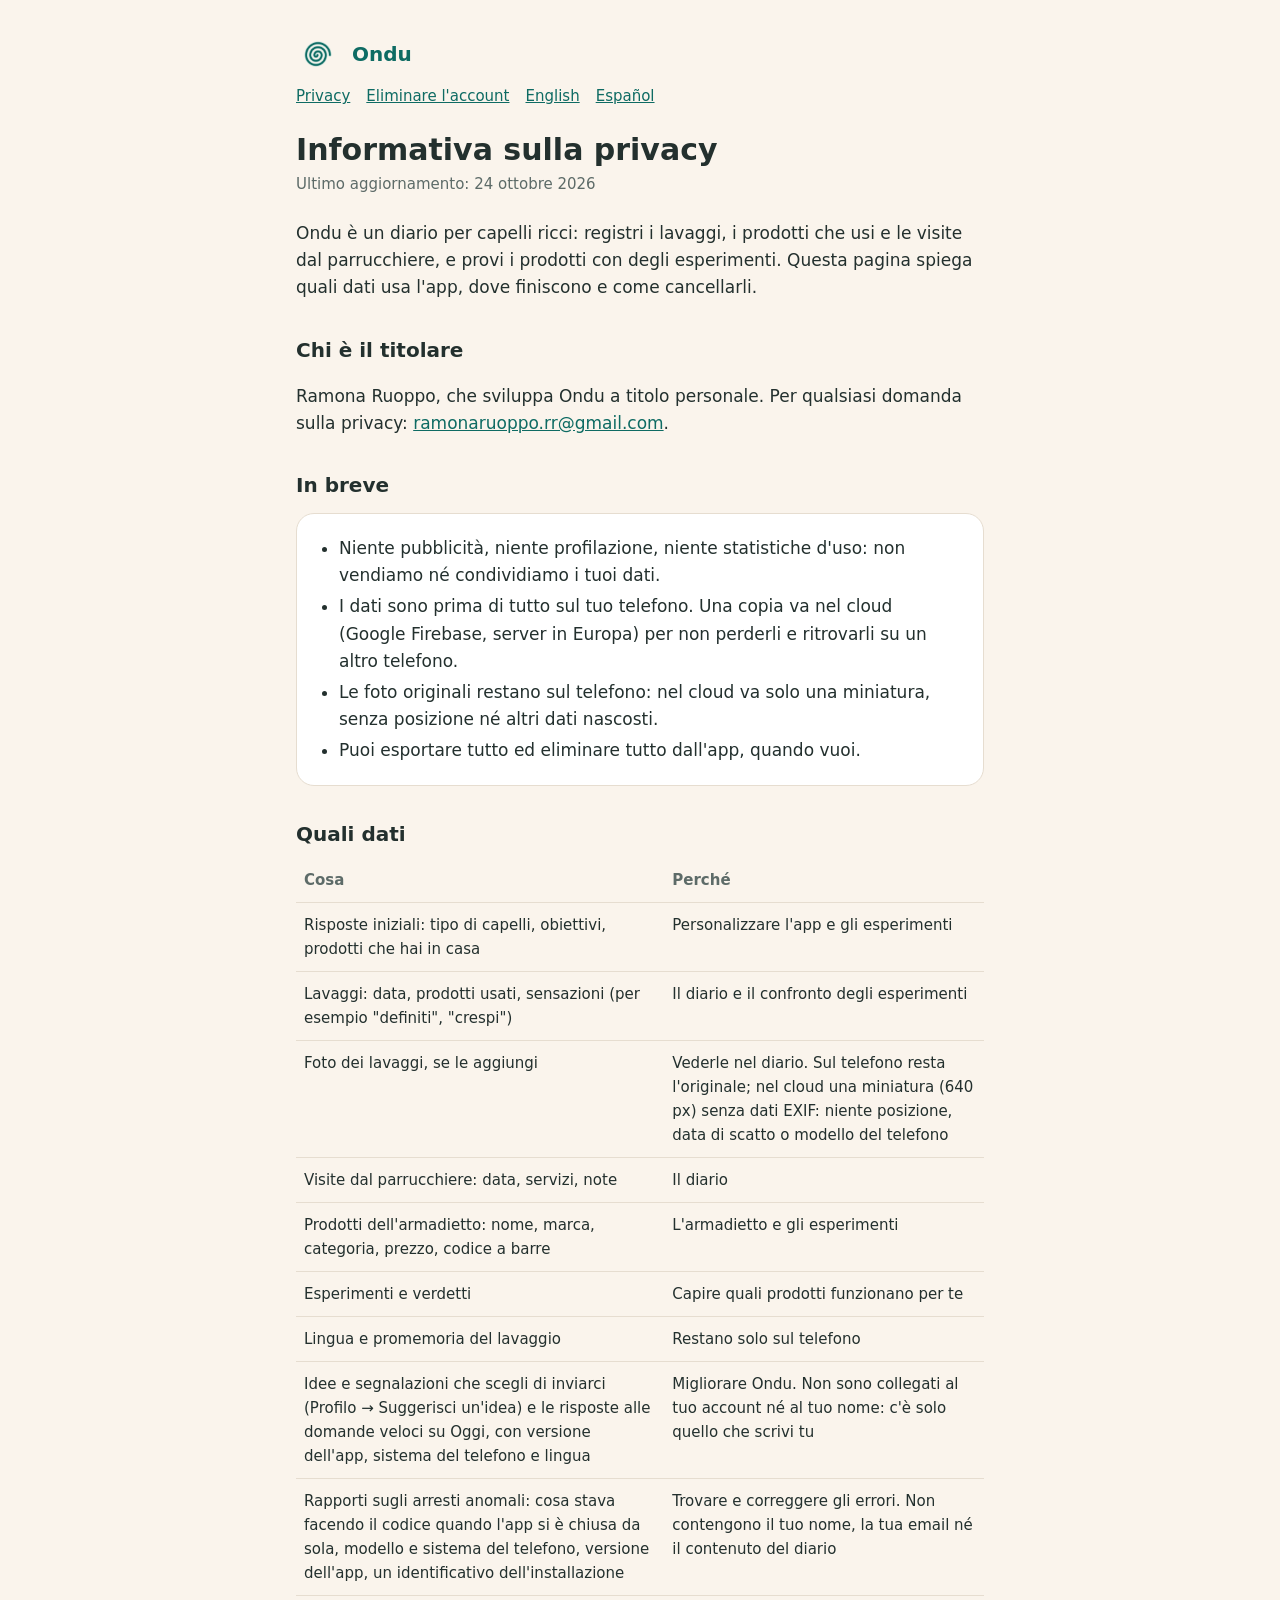
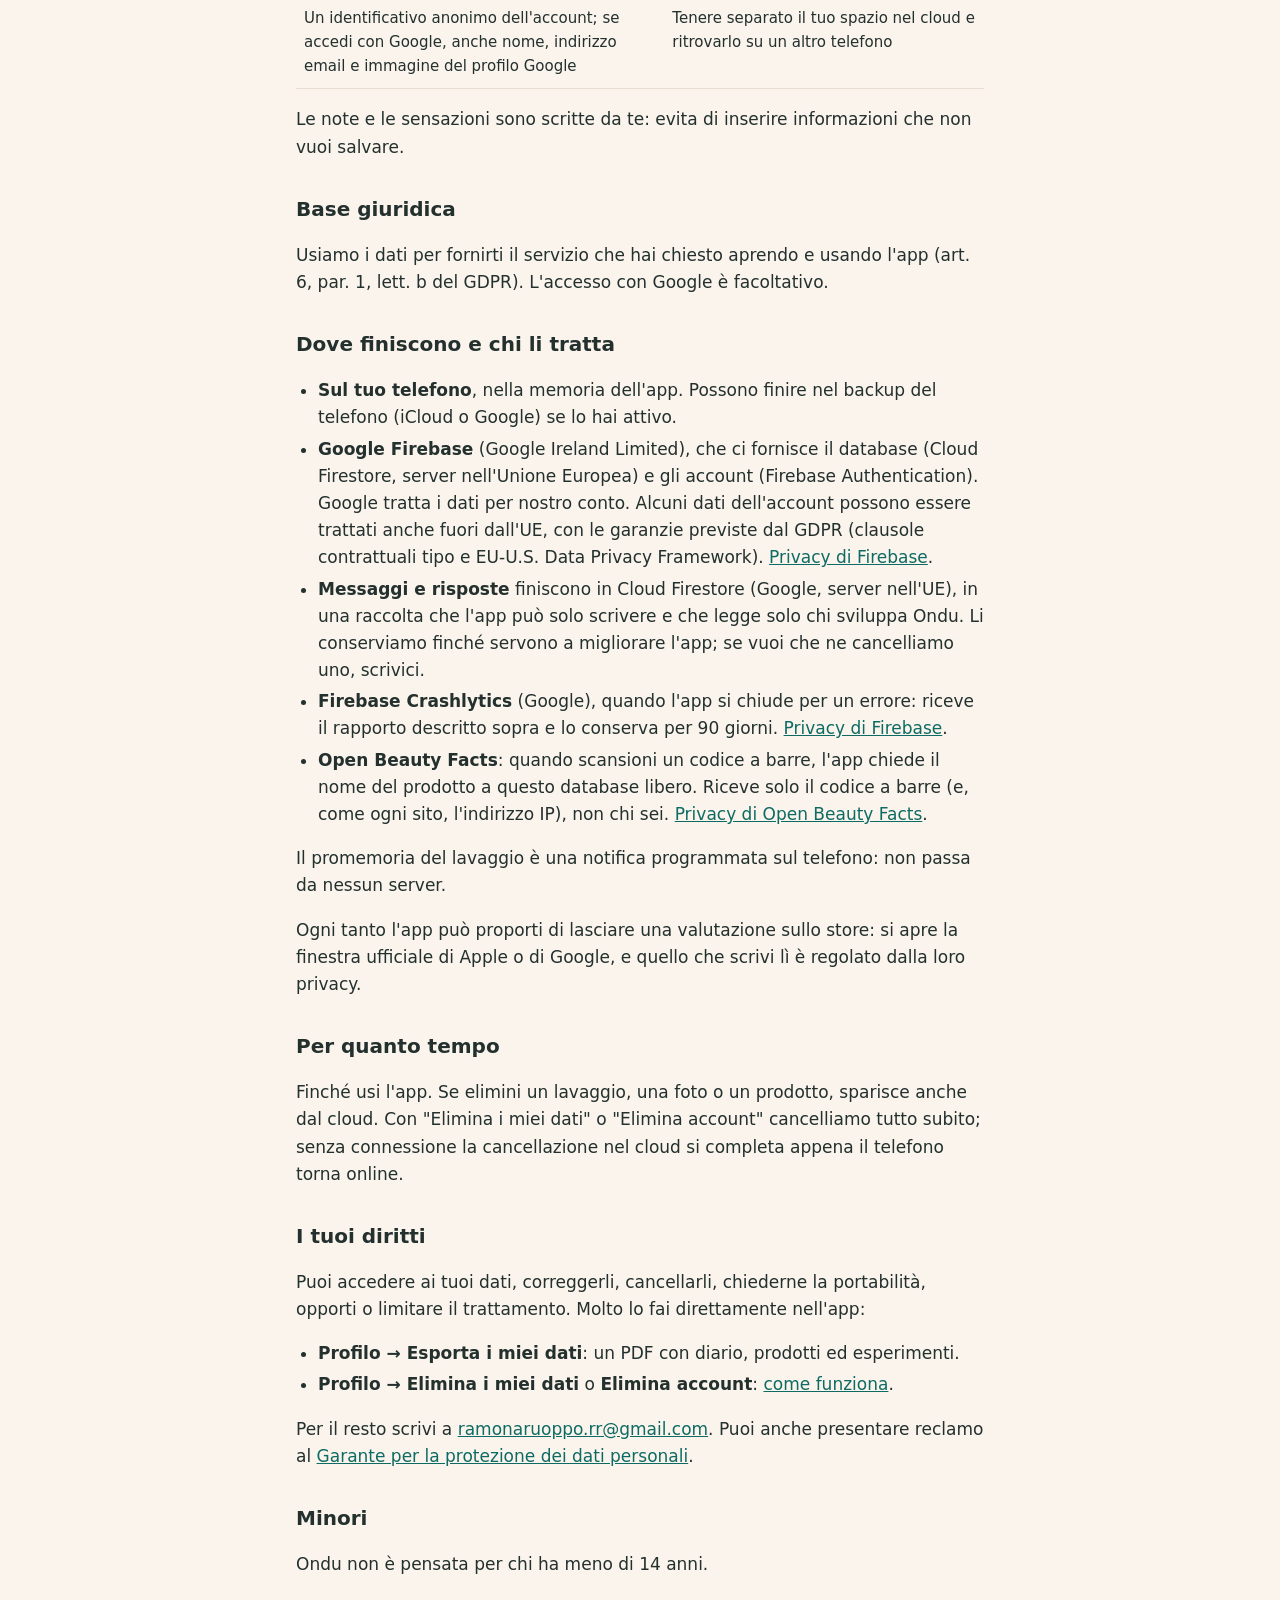
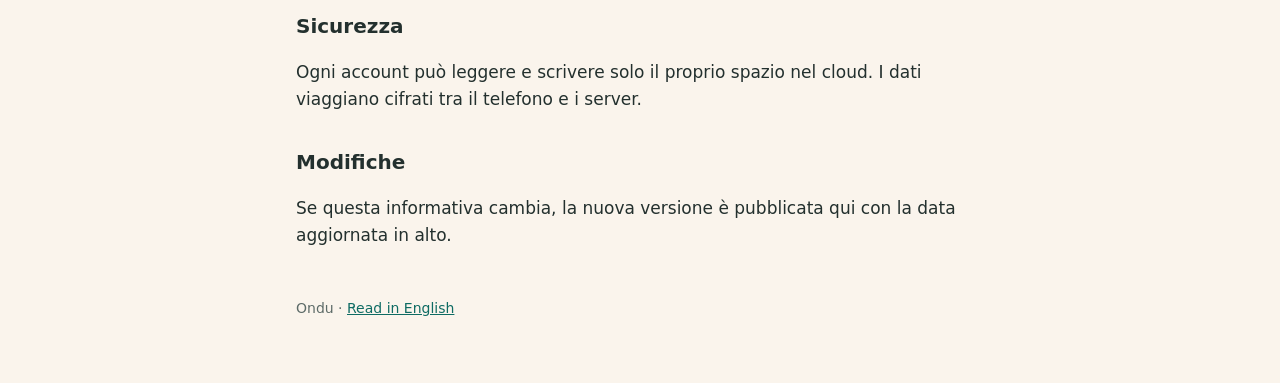
<file: index.html>
<!doctype html>
<html lang="it">
<head>
  <meta charset="utf-8">
  <meta name="viewport" content="width=device-width, initial-scale=1">
  <title>Ondu · Privacy</title>
  <link rel="icon" href="icon.png">
  <link rel="stylesheet" href="style.css">
</head>
<body>
<main>
  <header><img src="icon.png" alt=""><span class="name">Ondu</span></header>
  <nav>
    <a href="index.html">Privacy</a>
    <a href="elimina-account.html">Eliminare l'account</a>
    <a href="en.html" lang="en">English</a>
    <a href="es.html" lang="es">Español</a>
  </nav>

  <h1>Informativa sulla privacy</h1>
  <p class="updated">Ultimo aggiornamento: 24 ottobre 2026</p>

  <p>Ondu è un diario per capelli ricci: registri i lavaggi, i prodotti che usi e le visite dal
  parrucchiere, e provi i prodotti con degli esperimenti. Questa pagina spiega quali dati usa l'app,
  dove finiscono e come cancellarli.</p>

  <h2>Chi è il titolare</h2>
  <p>Ramona Ruoppo, che sviluppa Ondu a titolo personale.
  Per qualsiasi domanda sulla privacy: <a href="mailto:ramonaruoppo.rr@gmail.com">ramonaruoppo.rr@gmail.com</a>.</p>

  <h2>In breve</h2>
  <div class="card">
    <ul>
      <li>Niente pubblicità, niente profilazione, niente statistiche d'uso: non vendiamo né condividiamo i tuoi dati.</li>
      <li>I dati sono prima di tutto sul tuo telefono. Una copia va nel cloud (Google Firebase, server in Europa) per non perderli e ritrovarli su un altro telefono.</li>
      <li>Le foto originali restano sul telefono: nel cloud va solo una miniatura, senza posizione né altri dati nascosti.</li>
      <li>Puoi esportare tutto ed eliminare tutto dall'app, quando vuoi.</li>
    </ul>
  </div>

  <h2>Quali dati</h2>
  <div class="scroll">
  <table>
    <tr><th>Cosa</th><th>Perché</th></tr>
    <tr><td>Risposte iniziali: tipo di capelli, obiettivi, prodotti che hai in casa</td><td>Personalizzare l'app e gli esperimenti</td></tr>
    <tr><td>Lavaggi: data, prodotti usati, sensazioni (per esempio "definiti", "crespi")</td><td>Il diario e il confronto degli esperimenti</td></tr>
    <tr><td>Foto dei lavaggi, se le aggiungi</td><td>Vederle nel diario. Sul telefono resta l'originale; nel cloud una miniatura (640 px) senza dati EXIF: niente posizione, data di scatto o modello del telefono</td></tr>
    <tr><td>Visite dal parrucchiere: data, servizi, note</td><td>Il diario</td></tr>
    <tr><td>Prodotti dell'armadietto: nome, marca, categoria, prezzo, codice a barre</td><td>L'armadietto e gli esperimenti</td></tr>
    <tr><td>Esperimenti e verdetti</td><td>Capire quali prodotti funzionano per te</td></tr>
    <tr><td>Lingua e promemoria del lavaggio</td><td>Restano solo sul telefono</td></tr>
    <tr><td>Idee e segnalazioni che scegli di inviarci (Profilo → Suggerisci un'idea) e le risposte alle domande veloci su Oggi, con versione dell'app, sistema del telefono e lingua</td><td>Migliorare Ondu. Non sono collegati al tuo account né al tuo nome: c'è solo quello che scrivi tu</td></tr>
    <tr><td>Rapporti sugli arresti anomali: cosa stava facendo il codice quando l'app si è chiusa da sola, modello e sistema del telefono, versione dell'app, un identificativo dell'installazione</td><td>Trovare e correggere gli errori. Non contengono il tuo nome, la tua email né il contenuto del diario</td></tr>
    <tr><td>Un identificativo anonimo dell'account; se accedi con Google, anche nome, indirizzo email e immagine del profilo Google</td><td>Tenere separato il tuo spazio nel cloud e ritrovarlo su un altro telefono</td></tr>
  </table>
  </div>
  <p>Le note e le sensazioni sono scritte da te: evita di inserire informazioni che non vuoi salvare.</p>

  <h2>Base giuridica</h2>
  <p>Usiamo i dati per fornirti il servizio che hai chiesto aprendo e usando l'app
  (art. 6, par. 1, lett. b del GDPR). L'accesso con Google è facoltativo.</p>

  <h2>Dove finiscono e chi li tratta</h2>
  <ul>
    <li><strong>Sul tuo telefono</strong>, nella memoria dell'app. Possono finire nel backup del telefono (iCloud o Google) se lo hai attivo.</li>
    <li><strong>Google Firebase</strong> (Google Ireland Limited), che ci fornisce il database (Cloud Firestore, server nell'Unione Europea) e gli account (Firebase Authentication). Google tratta i dati per nostro conto. Alcuni dati dell'account possono essere trattati anche fuori dall'UE, con le garanzie previste dal GDPR (clausole contrattuali tipo e EU-U.S. Data Privacy Framework). <a href="https://firebase.google.com/support/privacy">Privacy di Firebase</a>.</li>
    <li><strong>Messaggi e risposte</strong> finiscono in Cloud Firestore (Google, server nell'UE), in una raccolta che l'app può solo scrivere e che legge solo chi sviluppa Ondu. Li conserviamo finché servono a migliorare l'app; se vuoi che ne cancelliamo uno, scrivici.</li>
    <li><strong>Firebase Crashlytics</strong> (Google), quando l'app si chiude per un errore: riceve il rapporto descritto sopra e lo conserva per 90 giorni. <a href="https://firebase.google.com/support/privacy">Privacy di Firebase</a>.</li>
    <li><strong>Open Beauty Facts</strong>: quando scansioni un codice a barre, l'app chiede il nome del prodotto a questo database libero. Riceve solo il codice a barre (e, come ogni sito, l'indirizzo IP), non chi sei. <a href="https://world.openbeautyfacts.org/privacy">Privacy di Open Beauty Facts</a>.</li>
  </ul>
  <p>Il promemoria del lavaggio è una notifica programmata sul telefono: non passa da nessun server.</p>
  <p>Ogni tanto l'app può proporti di lasciare una valutazione sullo store: si apre la finestra ufficiale di Apple o di Google, e quello che scrivi lì è regolato dalla loro privacy.</p>

  <h2>Per quanto tempo</h2>
  <p>Finché usi l'app. Se elimini un lavaggio, una foto o un prodotto, sparisce anche dal cloud.
  Con "Elimina i miei dati" o "Elimina account" cancelliamo tutto subito; senza connessione la
  cancellazione nel cloud si completa appena il telefono torna online.</p>

  <h2>I tuoi diritti</h2>
  <p>Puoi accedere ai tuoi dati, correggerli, cancellarli, chiederne la portabilità, opporti o
  limitare il trattamento. Molto lo fai direttamente nell'app:</p>
  <ul>
    <li><strong>Profilo → Esporta i miei dati</strong>: un PDF con diario, prodotti ed esperimenti.</li>
    <li><strong>Profilo → Elimina i miei dati</strong> o <strong>Elimina account</strong>: <a href="elimina-account.html">come funziona</a>.</li>
  </ul>
  <p>Per il resto scrivi a <a href="mailto:ramonaruoppo.rr@gmail.com">ramonaruoppo.rr@gmail.com</a>. Puoi anche presentare reclamo al
  <a href="https://www.garanteprivacy.it">Garante per la protezione dei dati personali</a>.</p>

  <h2>Minori</h2>
  <p>Ondu non è pensata per chi ha meno di 14 anni.</p>

  <h2>Sicurezza</h2>
  <p>Ogni account può leggere e scrivere solo il proprio spazio nel cloud. I dati viaggiano cifrati
  tra il telefono e i server.</p>

  <h2>Modifiche</h2>
  <p>Se questa informativa cambia, la nuova versione è pubblicata qui con la data aggiornata in alto.</p>

  <footer>Ondu · <a href="en.html" lang="en">Read in English</a></footer>
</main>
</body>
</html>
</file>
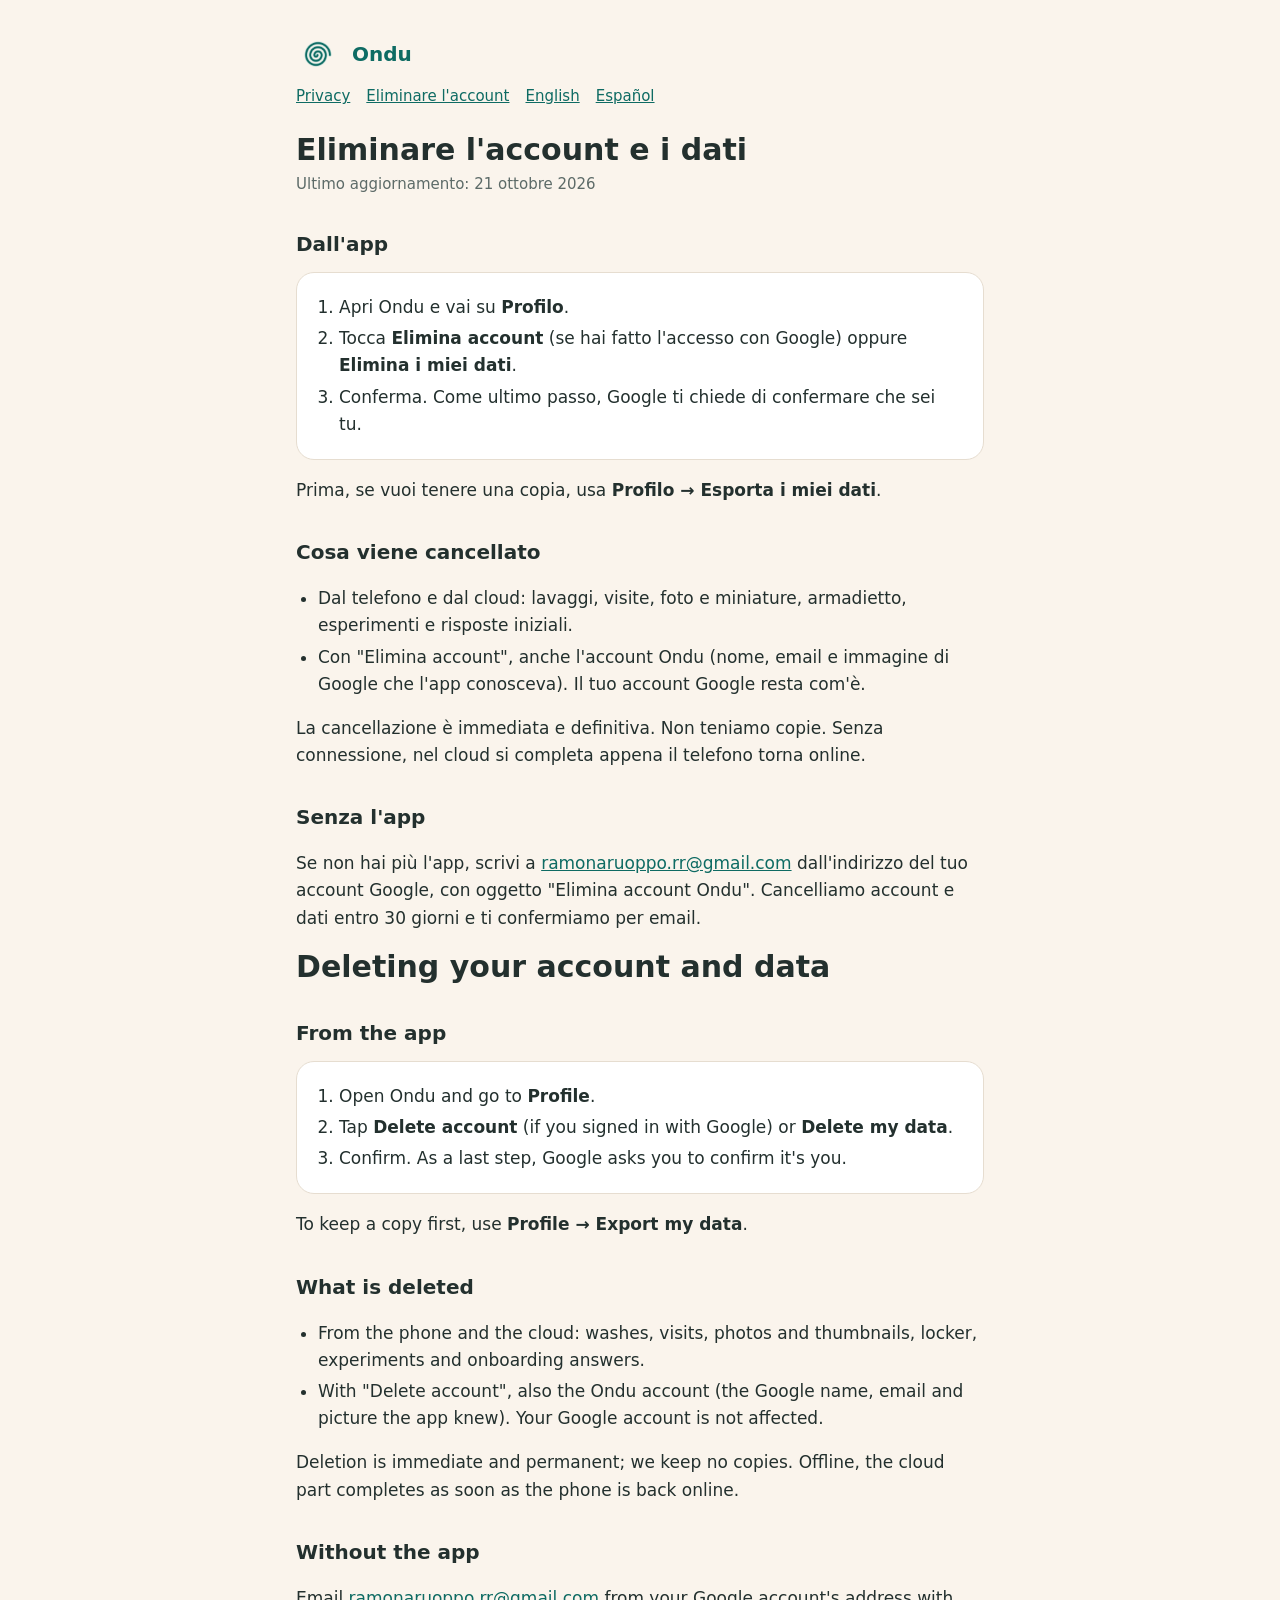
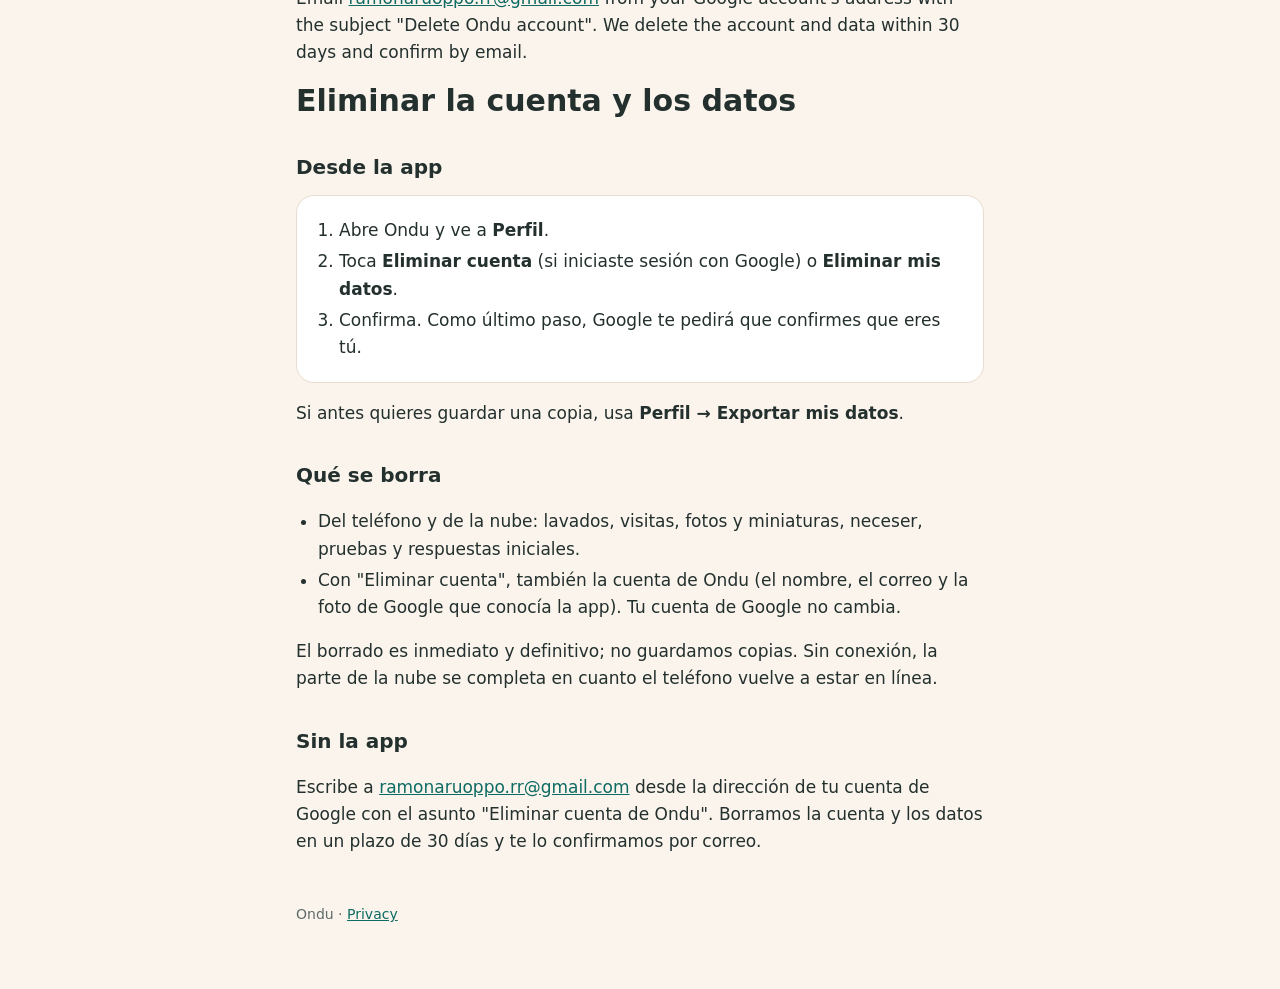
<file: elimina-account.html>
<!doctype html>
<html lang="it">
<head>
  <meta charset="utf-8">
  <meta name="viewport" content="width=device-width, initial-scale=1">
  <title>Ondu · Eliminare l'account</title>
  <link rel="icon" href="icon.png">
  <link rel="stylesheet" href="style.css">
</head>
<body>
<main>
  <header><img src="icon.png" alt=""><span class="name">Ondu</span></header>
  <nav>
    <a href="index.html">Privacy</a>
    <a href="elimina-account.html">Eliminare l'account</a>
    <a href="#english" lang="en">English</a>
    <a href="#espanol" lang="es">Español</a>
  </nav>

  <h1>Eliminare l'account e i dati</h1>
  <p class="updated">Ultimo aggiornamento: 21 ottobre 2026</p>

  <h2>Dall'app</h2>
  <div class="card">
    <ol>
      <li>Apri Ondu e vai su <strong>Profilo</strong>.</li>
      <li>Tocca <strong>Elimina account</strong> (se hai fatto l'accesso con Google) oppure <strong>Elimina i miei dati</strong>.</li>
      <li>Conferma. Come ultimo passo, Google ti chiede di confermare che sei tu.</li>
    </ol>
  </div>
  <p>Prima, se vuoi tenere una copia, usa <strong>Profilo → Esporta i miei dati</strong>.</p>

  <h2>Cosa viene cancellato</h2>
  <ul>
    <li>Dal telefono e dal cloud: lavaggi, visite, foto e miniature, armadietto, esperimenti e risposte iniziali.</li>
    <li>Con "Elimina account", anche l'account Ondu (nome, email e immagine di Google che l'app conosceva). Il tuo account Google resta com'è.</li>
  </ul>
  <p>La cancellazione è immediata e definitiva. Non teniamo copie. Senza connessione, nel cloud si
  completa appena il telefono torna online.</p>

  <h2>Senza l'app</h2>
  <p>Se non hai più l'app, scrivi a <a href="mailto:ramonaruoppo.rr@gmail.com">ramonaruoppo.rr@gmail.com</a> dall'indirizzo del tuo
  account Google, con oggetto "Elimina account Ondu". Cancelliamo account e dati entro 30 giorni e
  ti confermiamo per email.</p>

  <section id="english" lang="en">
    <h1>Deleting your account and data</h1>
    <h2>From the app</h2>
    <div class="card">
      <ol>
        <li>Open Ondu and go to <strong>Profile</strong>.</li>
        <li>Tap <strong>Delete account</strong> (if you signed in with Google) or <strong>Delete my data</strong>.</li>
        <li>Confirm. As a last step, Google asks you to confirm it's you.</li>
      </ol>
    </div>
    <p>To keep a copy first, use <strong>Profile → Export my data</strong>.</p>
    <h2>What is deleted</h2>
    <ul>
      <li>From the phone and the cloud: washes, visits, photos and thumbnails, locker, experiments and onboarding answers.</li>
      <li>With "Delete account", also the Ondu account (the Google name, email and picture the app knew). Your Google account is not affected.</li>
    </ul>
    <p>Deletion is immediate and permanent; we keep no copies. Offline, the cloud part completes as soon as the phone is back online.</p>
    <h2>Without the app</h2>
    <p>Email <a href="mailto:ramonaruoppo.rr@gmail.com">ramonaruoppo.rr@gmail.com</a> from your Google account's address with the subject
    "Delete Ondu account". We delete the account and data within 30 days and confirm by email.</p>
  </section>

  <section id="espanol" lang="es">
    <h1>Eliminar la cuenta y los datos</h1>
    <h2>Desde la app</h2>
    <div class="card">
      <ol>
        <li>Abre Ondu y ve a <strong>Perfil</strong>.</li>
        <li>Toca <strong>Eliminar cuenta</strong> (si iniciaste sesión con Google) o <strong>Eliminar mis datos</strong>.</li>
        <li>Confirma. Como último paso, Google te pedirá que confirmes que eres tú.</li>
      </ol>
    </div>
    <p>Si antes quieres guardar una copia, usa <strong>Perfil → Exportar mis datos</strong>.</p>
    <h2>Qué se borra</h2>
    <ul>
      <li>Del teléfono y de la nube: lavados, visitas, fotos y miniaturas, neceser, pruebas y respuestas iniciales.</li>
      <li>Con "Eliminar cuenta", también la cuenta de Ondu (el nombre, el correo y la foto de Google que conocía la app). Tu cuenta de Google no cambia.</li>
    </ul>
    <p>El borrado es inmediato y definitivo; no guardamos copias. Sin conexión, la parte de la nube se completa en cuanto el teléfono vuelve a estar en línea.</p>
    <h2>Sin la app</h2>
    <p>Escribe a <a href="mailto:ramonaruoppo.rr@gmail.com">ramonaruoppo.rr@gmail.com</a> desde la dirección de tu cuenta de Google con el asunto
    "Eliminar cuenta de Ondu". Borramos la cuenta y los datos en un plazo de 30 días y te lo confirmamos por correo.</p>
  </section>

  <footer>Ondu · <a href="index.html">Privacy</a></footer>
</main>
</body>
</html>
</file>
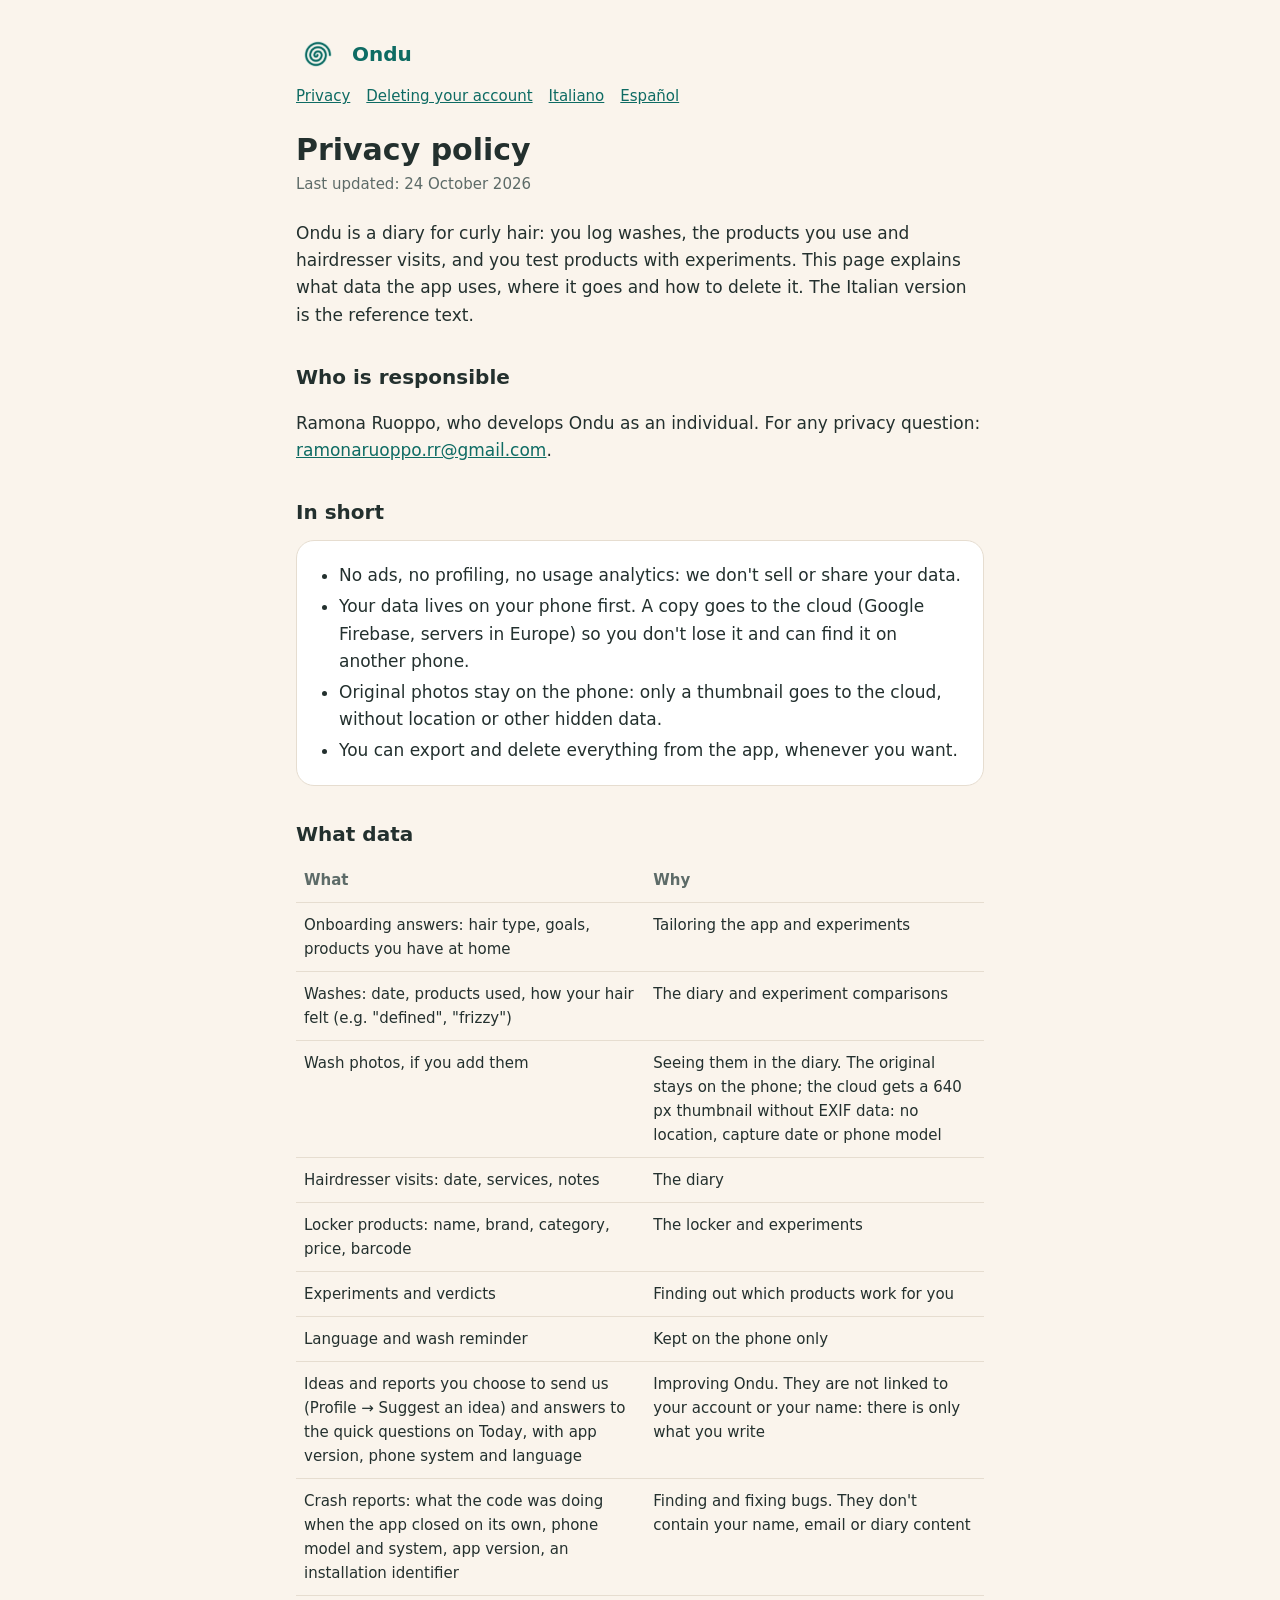
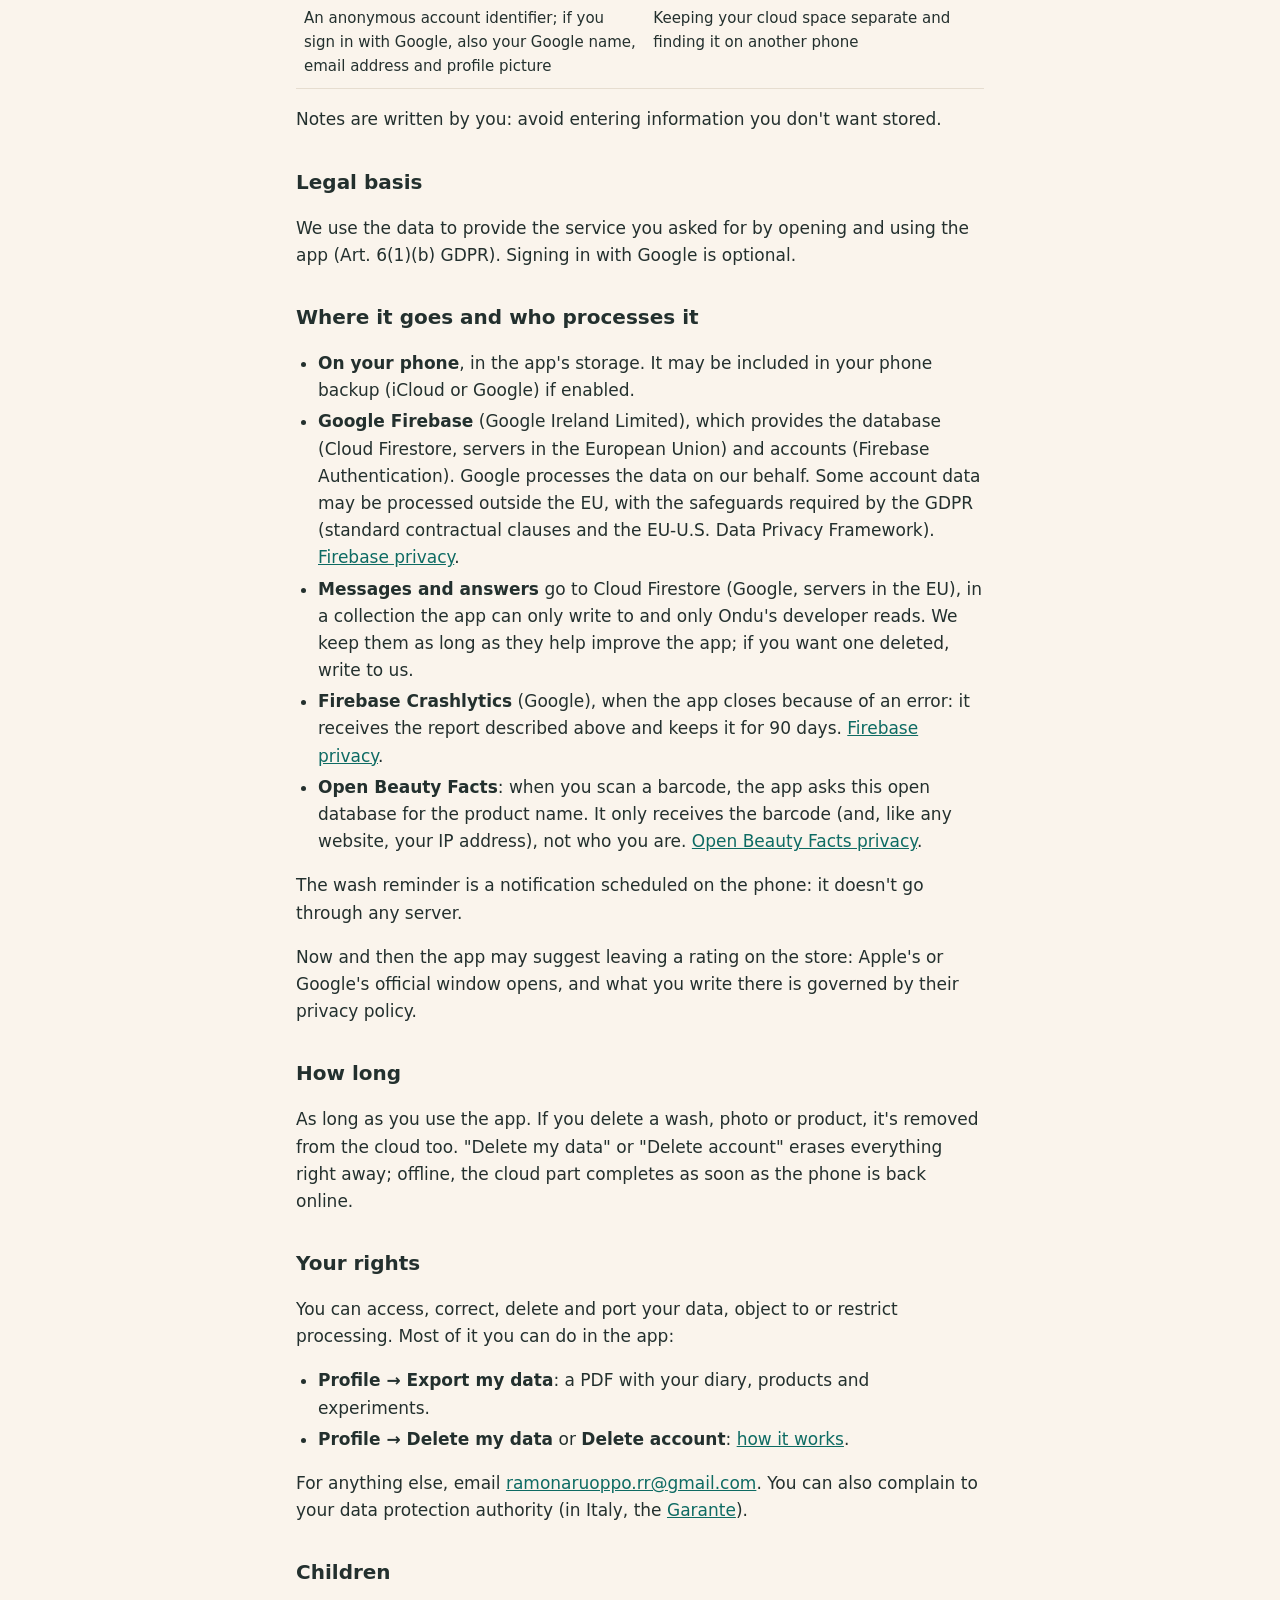
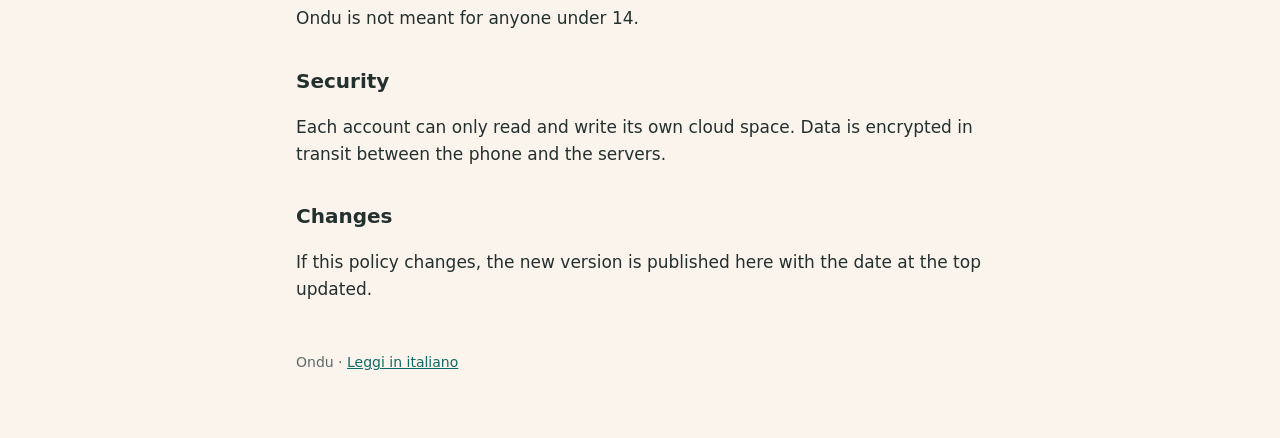
<file: en.html>
<!doctype html>
<html lang="en">
<head>
  <meta charset="utf-8">
  <meta name="viewport" content="width=device-width, initial-scale=1">
  <title>Ondu · Privacy</title>
  <link rel="icon" href="icon.png">
  <link rel="stylesheet" href="style.css">
</head>
<body>
<main>
  <header><img src="icon.png" alt=""><span class="name">Ondu</span></header>
  <nav>
    <a href="en.html">Privacy</a>
    <a href="elimina-account.html#english">Deleting your account</a>
    <a href="index.html" lang="it">Italiano</a>
    <a href="es.html" lang="es">Español</a>
  </nav>

  <h1>Privacy policy</h1>
  <p class="updated">Last updated: 24 October 2026</p>

  <p>Ondu is a diary for curly hair: you log washes, the products you use and hairdresser visits,
  and you test products with experiments. This page explains what data the app uses, where it goes
  and how to delete it. The Italian version is the reference text.</p>

  <h2>Who is responsible</h2>
  <p>Ramona Ruoppo, who develops Ondu as an individual.
  For any privacy question: <a href="mailto:ramonaruoppo.rr@gmail.com">ramonaruoppo.rr@gmail.com</a>.</p>

  <h2>In short</h2>
  <div class="card">
    <ul>
      <li>No ads, no profiling, no usage analytics: we don't sell or share your data.</li>
      <li>Your data lives on your phone first. A copy goes to the cloud (Google Firebase, servers in Europe) so you don't lose it and can find it on another phone.</li>
      <li>Original photos stay on the phone: only a thumbnail goes to the cloud, without location or other hidden data.</li>
      <li>You can export and delete everything from the app, whenever you want.</li>
    </ul>
  </div>

  <h2>What data</h2>
  <div class="scroll">
  <table>
    <tr><th>What</th><th>Why</th></tr>
    <tr><td>Onboarding answers: hair type, goals, products you have at home</td><td>Tailoring the app and experiments</td></tr>
    <tr><td>Washes: date, products used, how your hair felt (e.g. "defined", "frizzy")</td><td>The diary and experiment comparisons</td></tr>
    <tr><td>Wash photos, if you add them</td><td>Seeing them in the diary. The original stays on the phone; the cloud gets a 640 px thumbnail without EXIF data: no location, capture date or phone model</td></tr>
    <tr><td>Hairdresser visits: date, services, notes</td><td>The diary</td></tr>
    <tr><td>Locker products: name, brand, category, price, barcode</td><td>The locker and experiments</td></tr>
    <tr><td>Experiments and verdicts</td><td>Finding out which products work for you</td></tr>
    <tr><td>Language and wash reminder</td><td>Kept on the phone only</td></tr>
    <tr><td>Ideas and reports you choose to send us (Profile → Suggest an idea) and answers to the quick questions on Today, with app version, phone system and language</td><td>Improving Ondu. They are not linked to your account or your name: there is only what you write</td></tr>
    <tr><td>Crash reports: what the code was doing when the app closed on its own, phone model and system, app version, an installation identifier</td><td>Finding and fixing bugs. They don't contain your name, email or diary content</td></tr>
    <tr><td>An anonymous account identifier; if you sign in with Google, also your Google name, email address and profile picture</td><td>Keeping your cloud space separate and finding it on another phone</td></tr>
  </table>
  </div>
  <p>Notes are written by you: avoid entering information you don't want stored.</p>

  <h2>Legal basis</h2>
  <p>We use the data to provide the service you asked for by opening and using the app
  (Art. 6(1)(b) GDPR). Signing in with Google is optional.</p>

  <h2>Where it goes and who processes it</h2>
  <ul>
    <li><strong>On your phone</strong>, in the app's storage. It may be included in your phone backup (iCloud or Google) if enabled.</li>
    <li><strong>Google Firebase</strong> (Google Ireland Limited), which provides the database (Cloud Firestore, servers in the European Union) and accounts (Firebase Authentication). Google processes the data on our behalf. Some account data may be processed outside the EU, with the safeguards required by the GDPR (standard contractual clauses and the EU-U.S. Data Privacy Framework). <a href="https://firebase.google.com/support/privacy">Firebase privacy</a>.</li>
    <li><strong>Messages and answers</strong> go to Cloud Firestore (Google, servers in the EU), in a collection the app can only write to and only Ondu's developer reads. We keep them as long as they help improve the app; if you want one deleted, write to us.</li>
    <li><strong>Firebase Crashlytics</strong> (Google), when the app closes because of an error: it receives the report described above and keeps it for 90 days. <a href="https://firebase.google.com/support/privacy">Firebase privacy</a>.</li>
    <li><strong>Open Beauty Facts</strong>: when you scan a barcode, the app asks this open database for the product name. It only receives the barcode (and, like any website, your IP address), not who you are. <a href="https://world.openbeautyfacts.org/privacy">Open Beauty Facts privacy</a>.</li>
  </ul>
  <p>The wash reminder is a notification scheduled on the phone: it doesn't go through any server.</p>
  <p>Now and then the app may suggest leaving a rating on the store: Apple's or Google's official window opens, and what you write there is governed by their privacy policy.</p>

  <h2>How long</h2>
  <p>As long as you use the app. If you delete a wash, photo or product, it's removed from the cloud
  too. "Delete my data" or "Delete account" erases everything right away; offline, the cloud part
  completes as soon as the phone is back online.</p>

  <h2>Your rights</h2>
  <p>You can access, correct, delete and port your data, object to or restrict processing.
  Most of it you can do in the app:</p>
  <ul>
    <li><strong>Profile → Export my data</strong>: a PDF with your diary, products and experiments.</li>
    <li><strong>Profile → Delete my data</strong> or <strong>Delete account</strong>: <a href="elimina-account.html#english">how it works</a>.</li>
  </ul>
  <p>For anything else, email <a href="mailto:ramonaruoppo.rr@gmail.com">ramonaruoppo.rr@gmail.com</a>. You can also complain to your
  data protection authority (in Italy, the <a href="https://www.garanteprivacy.it">Garante</a>).</p>

  <h2>Children</h2>
  <p>Ondu is not meant for anyone under 14.</p>

  <h2>Security</h2>
  <p>Each account can only read and write its own cloud space. Data is encrypted in transit between
  the phone and the servers.</p>

  <h2>Changes</h2>
  <p>If this policy changes, the new version is published here with the date at the top updated.</p>

  <footer>Ondu · <a href="index.html" lang="it">Leggi in italiano</a></footer>
</main>
</body>
</html>
</file>
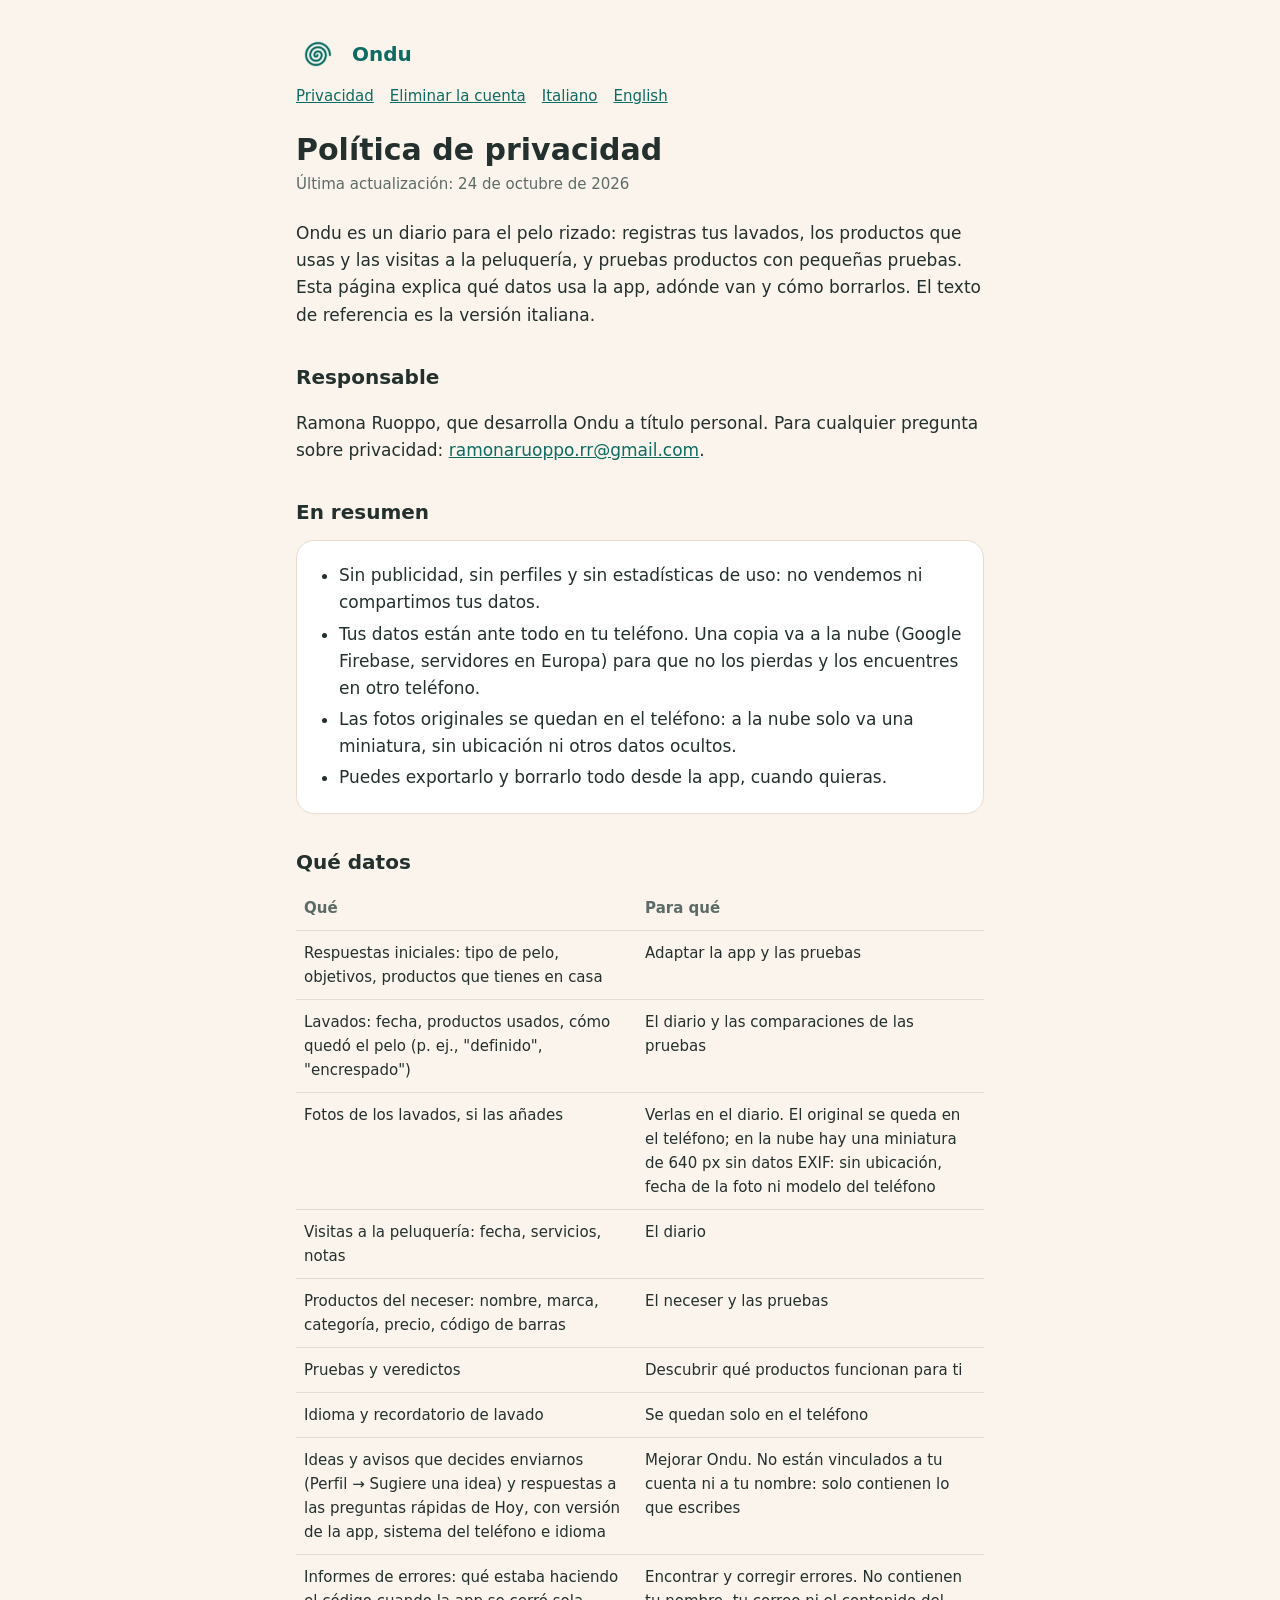
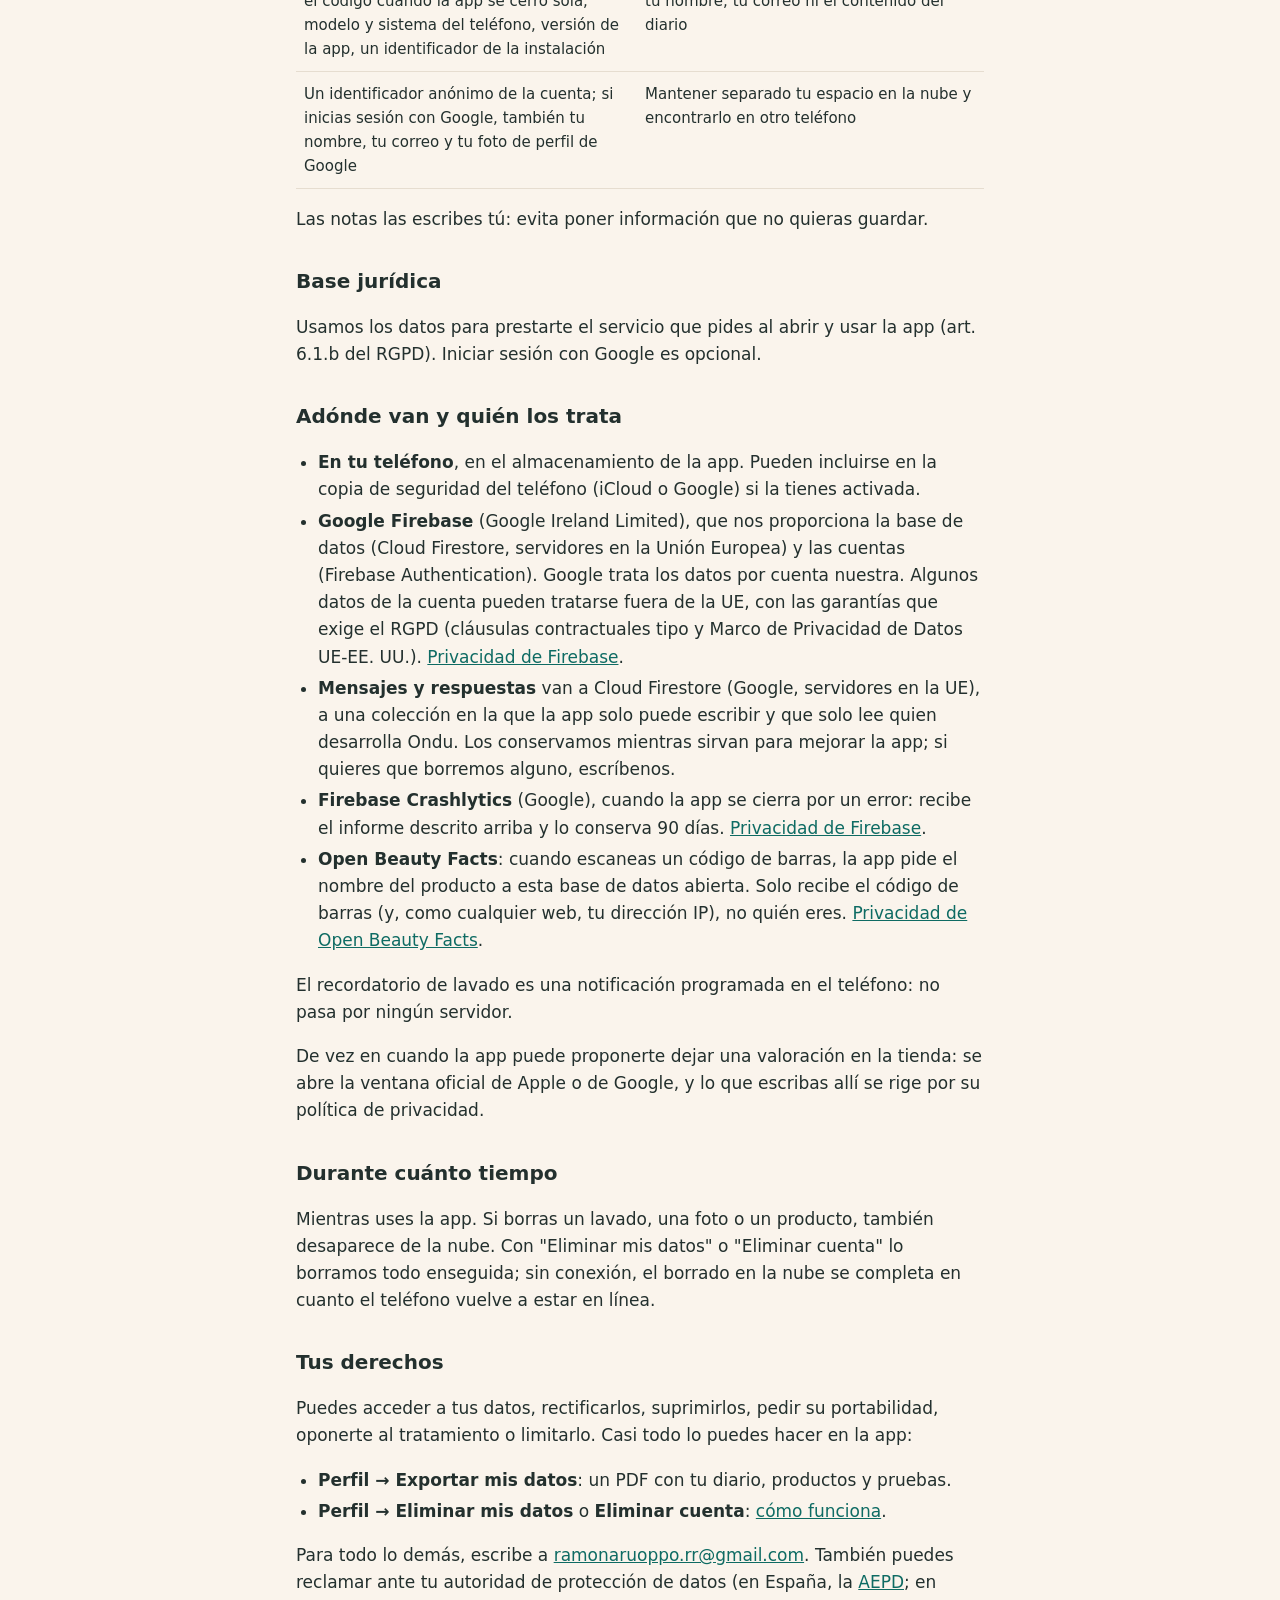
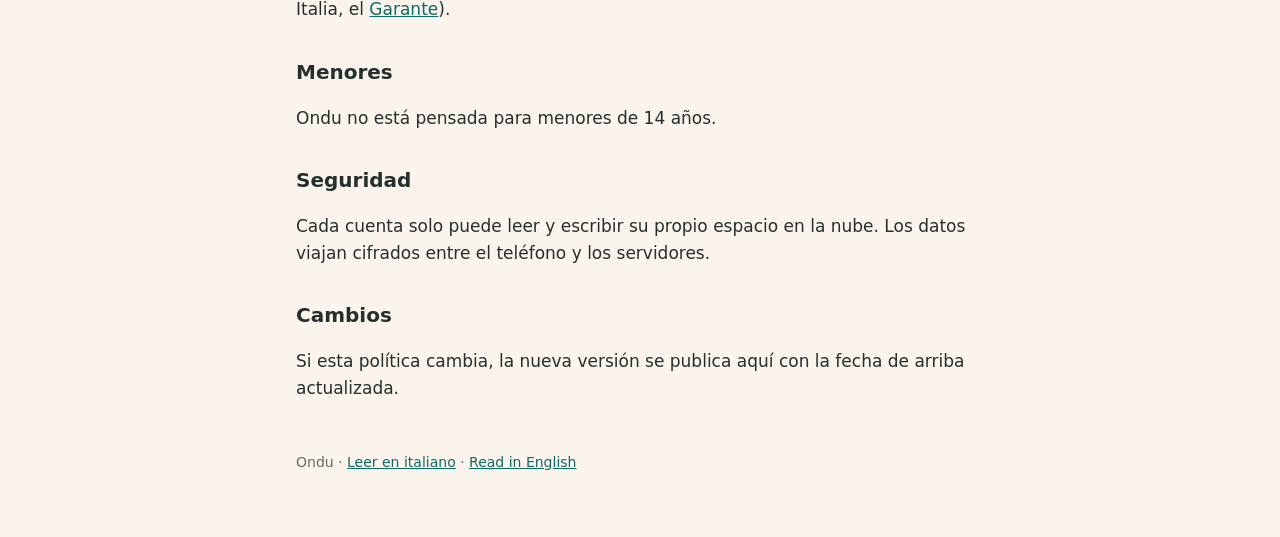
<file: es.html>
<!doctype html>
<html lang="es">
<head>
  <meta charset="utf-8">
  <meta name="viewport" content="width=device-width, initial-scale=1">
  <title>Ondu · Privacidad</title>
  <link rel="icon" href="icon.png">
  <link rel="stylesheet" href="style.css">
</head>
<body>
<main>
  <header><img src="icon.png" alt=""><span class="name">Ondu</span></header>
  <nav>
    <a href="es.html">Privacidad</a>
    <a href="elimina-account.html#espanol">Eliminar la cuenta</a>
    <a href="index.html" lang="it">Italiano</a>
    <a href="en.html" lang="en">English</a>
  </nav>

  <h1>Política de privacidad</h1>
  <p class="updated">Última actualización: 24 de octubre de 2026</p>

  <p>Ondu es un diario para el pelo rizado: registras tus lavados, los productos que usas y las visitas
  a la peluquería, y pruebas productos con pequeñas pruebas. Esta página explica qué datos usa la app,
  adónde van y cómo borrarlos. El texto de referencia es la versión italiana.</p>

  <h2>Responsable</h2>
  <p>Ramona Ruoppo, que desarrolla Ondu a título personal.
  Para cualquier pregunta sobre privacidad: <a href="mailto:ramonaruoppo.rr@gmail.com">ramonaruoppo.rr@gmail.com</a>.</p>

  <h2>En resumen</h2>
  <div class="card">
    <ul>
      <li>Sin publicidad, sin perfiles y sin estadísticas de uso: no vendemos ni compartimos tus datos.</li>
      <li>Tus datos están ante todo en tu teléfono. Una copia va a la nube (Google Firebase, servidores en Europa) para que no los pierdas y los encuentres en otro teléfono.</li>
      <li>Las fotos originales se quedan en el teléfono: a la nube solo va una miniatura, sin ubicación ni otros datos ocultos.</li>
      <li>Puedes exportarlo y borrarlo todo desde la app, cuando quieras.</li>
    </ul>
  </div>

  <h2>Qué datos</h2>
  <div class="scroll">
  <table>
    <tr><th>Qué</th><th>Para qué</th></tr>
    <tr><td>Respuestas iniciales: tipo de pelo, objetivos, productos que tienes en casa</td><td>Adaptar la app y las pruebas</td></tr>
    <tr><td>Lavados: fecha, productos usados, cómo quedó el pelo (p. ej., "definido", "encrespado")</td><td>El diario y las comparaciones de las pruebas</td></tr>
    <tr><td>Fotos de los lavados, si las añades</td><td>Verlas en el diario. El original se queda en el teléfono; en la nube hay una miniatura de 640 px sin datos EXIF: sin ubicación, fecha de la foto ni modelo del teléfono</td></tr>
    <tr><td>Visitas a la peluquería: fecha, servicios, notas</td><td>El diario</td></tr>
    <tr><td>Productos del neceser: nombre, marca, categoría, precio, código de barras</td><td>El neceser y las pruebas</td></tr>
    <tr><td>Pruebas y veredictos</td><td>Descubrir qué productos funcionan para ti</td></tr>
    <tr><td>Idioma y recordatorio de lavado</td><td>Se quedan solo en el teléfono</td></tr>
    <tr><td>Ideas y avisos que decides enviarnos (Perfil → Sugiere una idea) y respuestas a las preguntas rápidas de Hoy, con versión de la app, sistema del teléfono e idioma</td><td>Mejorar Ondu. No están vinculados a tu cuenta ni a tu nombre: solo contienen lo que escribes</td></tr>
    <tr><td>Informes de errores: qué estaba haciendo el código cuando la app se cerró sola, modelo y sistema del teléfono, versión de la app, un identificador de la instalación</td><td>Encontrar y corregir errores. No contienen tu nombre, tu correo ni el contenido del diario</td></tr>
    <tr><td>Un identificador anónimo de la cuenta; si inicias sesión con Google, también tu nombre, tu correo y tu foto de perfil de Google</td><td>Mantener separado tu espacio en la nube y encontrarlo en otro teléfono</td></tr>
  </table>
  </div>
  <p>Las notas las escribes tú: evita poner información que no quieras guardar.</p>

  <h2>Base jurídica</h2>
  <p>Usamos los datos para prestarte el servicio que pides al abrir y usar la app
  (art. 6.1.b del RGPD). Iniciar sesión con Google es opcional.</p>

  <h2>Adónde van y quién los trata</h2>
  <ul>
    <li><strong>En tu teléfono</strong>, en el almacenamiento de la app. Pueden incluirse en la copia de seguridad del teléfono (iCloud o Google) si la tienes activada.</li>
    <li><strong>Google Firebase</strong> (Google Ireland Limited), que nos proporciona la base de datos (Cloud Firestore, servidores en la Unión Europea) y las cuentas (Firebase Authentication). Google trata los datos por cuenta nuestra. Algunos datos de la cuenta pueden tratarse fuera de la UE, con las garantías que exige el RGPD (cláusulas contractuales tipo y Marco de Privacidad de Datos UE-EE. UU.). <a href="https://firebase.google.com/support/privacy">Privacidad de Firebase</a>.</li>
    <li><strong>Mensajes y respuestas</strong> van a Cloud Firestore (Google, servidores en la UE), a una colección en la que la app solo puede escribir y que solo lee quien desarrolla Ondu. Los conservamos mientras sirvan para mejorar la app; si quieres que borremos alguno, escríbenos.</li>
    <li><strong>Firebase Crashlytics</strong> (Google), cuando la app se cierra por un error: recibe el informe descrito arriba y lo conserva 90 días. <a href="https://firebase.google.com/support/privacy">Privacidad de Firebase</a>.</li>
    <li><strong>Open Beauty Facts</strong>: cuando escaneas un código de barras, la app pide el nombre del producto a esta base de datos abierta. Solo recibe el código de barras (y, como cualquier web, tu dirección IP), no quién eres. <a href="https://world.openbeautyfacts.org/privacy">Privacidad de Open Beauty Facts</a>.</li>
  </ul>
  <p>El recordatorio de lavado es una notificación programada en el teléfono: no pasa por ningún servidor.</p>
  <p>De vez en cuando la app puede proponerte dejar una valoración en la tienda: se abre la ventana oficial de Apple o de Google, y lo que escribas allí se rige por su política de privacidad.</p>

  <h2>Durante cuánto tiempo</h2>
  <p>Mientras uses la app. Si borras un lavado, una foto o un producto, también desaparece de la nube.
  Con "Eliminar mis datos" o "Eliminar cuenta" lo borramos todo enseguida; sin conexión, el borrado en la
  nube se completa en cuanto el teléfono vuelve a estar en línea.</p>

  <h2>Tus derechos</h2>
  <p>Puedes acceder a tus datos, rectificarlos, suprimirlos, pedir su portabilidad, oponerte al
  tratamiento o limitarlo. Casi todo lo puedes hacer en la app:</p>
  <ul>
    <li><strong>Perfil → Exportar mis datos</strong>: un PDF con tu diario, productos y pruebas.</li>
    <li><strong>Perfil → Eliminar mis datos</strong> o <strong>Eliminar cuenta</strong>: <a href="elimina-account.html#espanol">cómo funciona</a>.</li>
  </ul>
  <p>Para todo lo demás, escribe a <a href="mailto:ramonaruoppo.rr@gmail.com">ramonaruoppo.rr@gmail.com</a>. También puedes reclamar ante
  tu autoridad de protección de datos (en España, la <a href="https://www.aepd.es">AEPD</a>; en Italia, el <a href="https://www.garanteprivacy.it">Garante</a>).</p>

  <h2>Menores</h2>
  <p>Ondu no está pensada para menores de 14 años.</p>

  <h2>Seguridad</h2>
  <p>Cada cuenta solo puede leer y escribir su propio espacio en la nube. Los datos viajan cifrados
  entre el teléfono y los servidores.</p>

  <h2>Cambios</h2>
  <p>Si esta política cambia, la nueva versión se publica aquí con la fecha de arriba actualizada.</p>

  <footer>Ondu · <a href="index.html" lang="it">Leer en italiano</a> · <a href="en.html" lang="en">Read in English</a></footer>
</main>
</body>
</html>
</file>
<file: style.css>
:root {
  --cream: #faf4ec;
  --ink: #23302e;
  --muted: #5d6b68;
  --teal: #0e6b63;
  --card: #ffffff;
  --line: #e6ddd0;
}
@media (prefers-color-scheme: dark) {
  :root {
    --cream: #142220;
    --ink: #eef3f1;
    --muted: #a9b8b4;
    --teal: #7fd1c5;
    --card: #1c2e2b;
    --line: #2c403c;
  }
}
* { box-sizing: border-box; }
body {
  margin: 0;
  background: var(--cream);
  color: var(--ink);
  font: 17px/1.6 "Nunito", system-ui, -apple-system, sans-serif;
}
main { max-width: 720px; margin: 0 auto; padding: 32px 16px 64px; }
header { display: flex; align-items: center; gap: 12px; margin-bottom: 8px; }
header img { width: 44px; height: 44px; border-radius: 12px; }
header .name { font-weight: 800; font-size: 20px; color: var(--teal); }
nav { display: flex; flex-wrap: wrap; gap: 8px 16px; margin: 8px 0 24px; font-size: 15px; }
h1 { font-size: 30px; line-height: 1.2; margin: 16px 0 4px; }
h2 { font-size: 20px; margin: 32px 0 8px; }
.updated { color: var(--muted); font-size: 15px; margin: 0 0 24px; }
a { color: var(--teal); }
.card { background: var(--card); border: 1px solid var(--line); border-radius: 18px; padding: 4px 20px; margin: 12px 0; }
ul, ol { padding-left: 22px; }
li { margin: 4px 0; }
table { width: 100%; border-collapse: collapse; font-size: 15px; }
th, td { text-align: left; vertical-align: top; padding: 10px 8px; border-bottom: 1px solid var(--line); }
th { color: var(--muted); font-weight: 700; }
.scroll { overflow-x: auto; }
footer { margin-top: 48px; color: var(--muted); font-size: 14px; }
</file>
